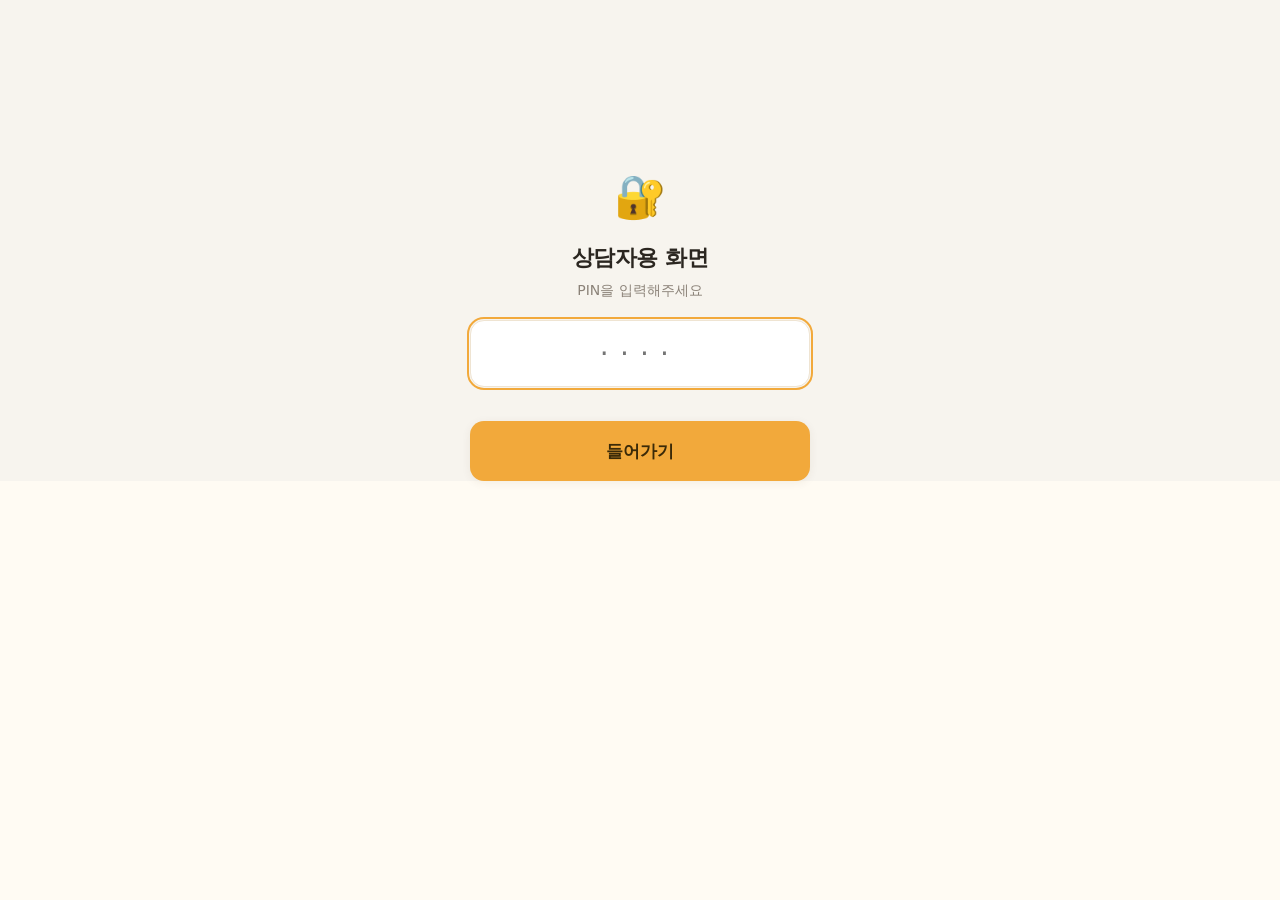
<file: staff.html>
<!DOCTYPE html>
<html lang="ko">
<head>
<meta charset="utf-8">
<meta name="viewport" content="width=device-width, initial-scale=1, viewport-fit=cover">
<meta name="theme-color" content="#F7F4EE">
<meta name="robots" content="noindex">
<title>상담자용 · 빛나는 나 발견하기</title>
<link rel="icon" href="data:image/svg+xml,%3Csvg xmlns='http://www.w3.org/2000/svg' viewBox='0 0 100 100'%3E%3Ctext y='.9em' font-size='90'%3E📋%3C/text%3E%3C/svg%3E">
<link rel="stylesheet" href="assets/app.css">
</head>
<body class="staff-body">

<!-- PIN 게이트 -->
<section id="pin-gate" class="pin-wrap">
  <div style="font-size:42px">🔐</div>
  <h1 style="font-size:22px;margin-top:12px">상담자용 화면</h1>
  <p class="muted" style="margin-top:6px">PIN을 입력해주세요</p>
  <input id="pin-input" class="pin-input" type="password" inputmode="numeric"
         autocomplete="off" maxlength="8" placeholder="····">
  <p id="pin-error" class="muted" style="color:#C0442C;min-height:1.4em;margin-top:8px"></p>
  <button class="btn" id="pin-submit" style="margin-top:6px">들어가기</button>
</section>

<!-- 본 화면 -->
<div id="staff-shell" class="staff-shell">

  <header class="staff-bar">
    <h1>✨ 빛나는 나 발견하기</h1>
    <span id="mode-pill" class="pill">연결 확인 중</span>
    <span class="spacer"></span>
    <label class="muted" for="date-pick">부스 날짜</label>
    <input type="date" id="date-pick">
    <span class="muted" id="count-label">0명</span>
  </header>

  <main class="staff-main">
    <aside class="staff-list" id="person-list"></aside>

    <section class="staff-detail">
      <div class="tabs">
        <button data-pane="pane-person" class="on">참여자 결과</button>
        <button data-pane="pane-stats">오늘 집계</button>
      </div>

      <div id="pane-person" class="pane active">
        <div class="use-note">
          강점 해석은 <b>VIA 분류 체계</b>를 근거로 하고, 점수는 <b>학생이 고른 응답</b>에서만 나옵니다.
          다만 이 검사는 VIA-IS 원척도가 아니라 부스용으로 새로 만든 24문항이라
          <b>규준(norm)이 없습니다.</b> 점수를 또래와 비교하거나 백분위로 읽지 마시고,
          <b>6개 중 순위</b>와 응답 내용으로만 다뤄 주세요. 낮게 나온 강점은 약점이 아닙니다.
        </div>
        <div class="placeholder" id="person-placeholder">
          <div style="font-size:36px">👈</div>
          <p>왼쪽에서 참여자 번호를 선택하세요</p>
          <p class="muted">참여자가 폰 화면에 보여주는 4자리 번호와 같습니다</p>
        </div>
        <div id="person-detail"></div>
      </div>

      <div id="pane-stats" class="pane">
        <div class="stat-row" id="stat-row"></div>
        <h3 style="font-size:17px;margin-bottom:12px">오늘 가장 많이 나온 강점</h3>
        <div class="tally" id="tally"></div>
        <h3 style="font-size:17px;margin:26px 0 12px">영역별 참여</h3>
        <div class="tally" id="area-tally"></div>
      </div>

      <p class="sources">
        해석 근거 · VIA Institute on Character의 24개 성격강점 분류와 6덕목 체계
        (Peterson &amp; Seligman, 2004), 강점의 과잉·과소·최적 사용은 Niemiec(2019)
        <i>Finding the golden mean</i>, 함께 나타나는 강점은 McGrath(2013)의
        VIA 데이터베이스 45.8만 명 상관 분석을 참고해 청소년 부스 맥락으로 새로 작성했습니다.
      </p>
    </section>
  </main>
</div>

<script type="module" src="assets/staff.js"></script>
</body>
</html>
</file>
<file: assets/app.css>
/* 빛나는 나 발견하기 — 공통 스타일
   부스 환경(폰 세로 / 태블릿 가로)을 전제로 한 모바일 우선 설계 */

:root {
  --bg: #FFFBF3;
  --card: #FFFFFF;
  --ink: #2B2620;
  --ink-soft: #5C5349;
  --muted: #8B8278;
  --line: #EFE4D2;
  --accent: #F2A93B;
  --accent-deep: #D4831A;
  --accent-soft: #FFF3DE;
  --good: #3F9E6B;
  --shadow: 0 2px 10px rgba(80, 60, 20, .07);
  --shadow-lg: 0 8px 28px rgba(80, 60, 20, .12);
  --radius: 18px;
  color-scheme: light;
}

* { box-sizing: border-box; }

html, body {
  margin: 0;
  padding: 0;
  background: var(--bg);
  color: var(--ink);
  font-family: Pretendard, -apple-system, BlinkMacSystemFont, "Apple SD Gothic Neo",
               "Malgun Gothic", "Segoe UI", system-ui, sans-serif;
  line-height: 1.65;
  -webkit-text-size-adjust: 100%;
  -webkit-tap-highlight-color: transparent;
}

body { overflow-x: hidden; }

h1, h2, h3 { line-height: 1.35; margin: 0; letter-spacing: -.02em; }
p { margin: 0; }

button { font: inherit; color: inherit; cursor: pointer; }

/* ── 레이아웃 ─────────────────────────────────────── */

.wrap {
  max-width: 560px;
  margin: 0 auto;
  padding: 24px 20px 48px;
  min-height: 100dvh;
  display: flex;
  flex-direction: column;
}

.screen { display: none; animation: rise .28s ease both; }
.screen.active { display: block; }

@keyframes rise {
  from { opacity: 0; transform: translateY(8px); }
  to   { opacity: 1; transform: none; }
}

@media (prefers-reduced-motion: reduce) {
  .screen { animation: none; }
}

/* ── 공통 요소 ────────────────────────────────────── */

.card {
  background: var(--card);
  border: 1px solid var(--line);
  border-radius: var(--radius);
  box-shadow: var(--shadow);
  padding: 20px;
}

.btn {
  display: block;
  width: 100%;
  padding: 16px 20px;
  border: none;
  border-radius: 14px;
  background: var(--accent);
  color: #3B2A08;
  font-size: 17px;
  font-weight: 700;
  box-shadow: var(--shadow);
  transition: transform .12s ease, background .12s ease;
}
.btn:active { transform: scale(.98); background: var(--accent-deep); }

.btn.ghost {
  background: transparent;
  border: 1.5px solid var(--line);
  color: var(--ink-soft);
  font-weight: 600;
  box-shadow: none;
}
.btn.ghost:active { background: var(--accent-soft); }

.btn-row { display: grid; gap: 10px; margin-top: 22px; }

.muted { color: var(--muted); font-size: 14px; }
.center { text-align: center; }

.notice {
  background: var(--accent-soft);
  border: 1px solid #F3DFB6;
  border-radius: 12px;
  padding: 12px 14px;
  font-size: 14px;
  color: var(--ink-soft);
}
.notice.warn { background: #FFF0EC; border-color: #F6D2C6; }

/* ── 시작 화면 ────────────────────────────────────── */

.hero { text-align: center; padding: 40px 0 8px; }
.hero .spark { font-size: 52px; line-height: 1; }
.hero h1 {
  font-size: 30px;
  margin: 14px 0 10px;
  font-weight: 800;
}
.hero .sub { color: var(--ink-soft); font-size: 16px; }

.facts {
  list-style: none;
  padding: 0;
  margin: 26px 0 0;
  display: grid;
  gap: 10px;
}
.facts li {
  display: flex;
  gap: 10px;
  align-items: flex-start;
  font-size: 15px;
  color: var(--ink-soft);
}
.facts li span:first-child { flex: none; }

/* ── 영역 선택 ────────────────────────────────────── */

.area-list { display: grid; gap: 12px; margin-top: 20px; }

.area-card {
  display: flex;
  gap: 14px;
  align-items: center;
  width: 100%;
  text-align: left;
  padding: 18px;
  background: var(--card);
  border: 1.5px solid var(--line);
  border-radius: var(--radius);
  box-shadow: var(--shadow);
  transition: transform .12s ease, border-color .12s ease;
}
.area-card:active { transform: scale(.985); border-color: var(--accent); }
.area-card .emoji { font-size: 30px; flex: none; }
.area-card .t { font-size: 17px; font-weight: 700; }
.area-card .d { font-size: 13.5px; color: var(--muted); margin-top: 2px; }

/* ── 검사 화면 ────────────────────────────────────── */

.quiz-top {
  position: sticky;
  top: 0;
  background: var(--bg);
  padding: 8px 0 14px;
  z-index: 5;
}
.progress-meta {
  display: flex;
  justify-content: space-between;
  align-items: baseline;
  font-size: 13px;
  color: var(--muted);
  margin-bottom: 8px;
}
.progress-meta b { color: var(--accent-deep); font-size: 15px; }

.bar { height: 7px; background: #F0E7D8; border-radius: 99px; overflow: hidden; }
.bar > i {
  display: block;
  height: 100%;
  width: 0;
  background: linear-gradient(90deg, var(--accent), var(--accent-deep));
  border-radius: 99px;
  transition: width .3s ease;
}

.question {
  font-size: 22px;
  font-weight: 700;
  line-height: 1.45;
  margin: 34px 0 28px;
  min-height: 3.2em;
}

.scale { display: grid; gap: 9px; }
.scale button {
  display: flex;
  align-items: center;
  gap: 12px;
  width: 100%;
  text-align: left;
  padding: 15px 18px;
  background: var(--card);
  border: 1.5px solid var(--line);
  border-radius: 14px;
  font-size: 16px;
  font-weight: 600;
  transition: transform .1s ease, border-color .1s ease, background .1s ease;
}
.scale button:active { transform: scale(.985); }
.scale button.picked { border-color: var(--accent); background: var(--accent-soft); }
.scale .dot {
  flex: none;
  width: 22px; height: 22px;
  border-radius: 50%;
  border: 2px solid var(--line);
}
.scale button.picked .dot { border-color: var(--accent-deep); background: var(--accent); }

.quiz-nav { margin-top: 22px; display: flex; justify-content: space-between; }
.quiz-nav button {
  background: none;
  border: none;
  padding: 10px 4px;
  color: var(--muted);
  font-size: 15px;
  font-weight: 600;
}
.quiz-nav button[disabled] { opacity: .35; cursor: default; }

/* ── 결과 화면 ────────────────────────────────────── */

.result-head { text-align: center; padding: 12px 0 4px; }
.result-head .kicker { color: var(--accent-deep); font-weight: 700; font-size: 14px; }
.result-head h2 { font-size: 26px; margin: 8px 0 6px; }

.top-card {
  position: relative;
  background: var(--card);
  border: 1.5px solid var(--line);
  border-radius: var(--radius);
  box-shadow: var(--shadow);
  padding: 22px 20px;
  margin-top: 14px;
}
.top-card.rank1 { border-color: var(--accent); box-shadow: var(--shadow-lg); }

.rank-badge {
  display: inline-block;
  font-size: 12px;
  font-weight: 800;
  letter-spacing: .04em;
  color: var(--accent-deep);
  background: var(--accent-soft);
  border-radius: 99px;
  padding: 3px 11px;
  margin-bottom: 10px;
}
.top-card .name { font-size: 23px; font-weight: 800; display: flex; gap: 9px; align-items: center; }
.top-card .via { font-size: 12.5px; color: var(--muted); margin-top: 4px; }
.top-card .desc { margin-top: 12px; font-size: 15.5px; color: var(--ink-soft); }
.top-card .action {
  margin-top: 14px;
  padding: 12px 14px;
  background: var(--accent-soft);
  border-radius: 12px;
  font-size: 14.5px;
}
.top-card .action b { color: var(--accent-deep); }

.code-box {
  margin-top: 26px;
  text-align: center;
  padding: 20px;
  background: var(--card);
  border: 2px dashed var(--accent);
  border-radius: var(--radius);
}
.code-box .label { font-size: 14px; color: var(--ink-soft); }
.code-box .code {
  font-size: 44px;
  font-weight: 800;
  letter-spacing: .16em;
  color: var(--accent-deep);
  margin: 6px 0 2px;
  font-variant-numeric: tabular-nums;
}

/* 결과 화면 — 유형 해석 / 잘 맞는 유형 */
details.deep {
  margin-top: 14px;
  background: var(--card);
  border: 1.5px solid var(--line);
  border-radius: var(--radius);
  box-shadow: var(--shadow);
  overflow: hidden;
}
details.deep > summary {
  cursor: pointer;
  list-style: none;
  padding: 16px 20px;
  font-size: 16px;
  font-weight: 700;
  color: var(--ink);
}
details.deep > summary::-webkit-details-marker { display: none; }
details.deep > summary::after { content: ' ▾'; color: var(--accent-deep); }
details.deep[open] > summary::after { content: ' ▴'; }
.deep-body { padding: 0 20px 20px; }

.type-name {
  font-size: 21px;
  font-weight: 800;
  color: var(--accent-deep);
  margin-bottom: 12px;
}
ul.type-traits { list-style: none; margin: 0; padding: 0; }
ul.type-traits li {
  position: relative;
  padding: 10px 0 10px 18px;
  font-size: 15px;
  line-height: 1.65;
  color: var(--ink);
  border-top: 1px solid var(--line);
}
ul.type-traits li:first-child { border-top: none; }
ul.type-traits li::before {
  content: '';
  position: absolute;
  left: 2px; top: 1.25em;
  width: 6px; height: 6px;
  border-radius: 50%;
  background: var(--accent);
}
ul.type-traits li:last-child { color: var(--ink-soft); font-size: 14px; }
ul.type-traits li:last-child::before { background: var(--line); }

.deep-h {
  margin-top: 18px;
  font-size: 12px;
  font-weight: 800;
  letter-spacing: .03em;
  color: var(--muted);
}
ul.type-adds { list-style: none; margin: 8px 0 0; padding: 0; }
ul.type-adds li {
  font-size: 14.5px;
  color: var(--ink-soft);
  line-height: 1.6;
  padding: 5px 0;
}

.ma-intro {
  font-size: 13.5px;
  color: var(--muted);
  line-height: 1.6;
  padding-bottom: 12px;
}

.match-card {
  padding: 14px 0;
  border-top: 1px solid var(--line);
}
.match-card:first-child { border-top: none; padding-top: 4px; }
.ma-label { font-size: 12px; font-weight: 800; color: var(--muted); letter-spacing: .03em; }
.ma-name { font-size: 20px; font-weight: 800; margin-top: 4px; }
.ma-area {
  font-size: 11.5px;
  font-weight: 600;
  color: var(--muted);
  background: var(--bg);
  border: 1px solid var(--line);
  border-radius: 99px;
  padding: 2px 9px;
  vertical-align: middle;
}
.ma-why { font-size: 14.5px; color: var(--ink-soft); margin-top: 7px; line-height: 1.6; }
.ma-note { font-size: 12px; color: var(--muted); margin-top: 6px; line-height: 1.55; }

details.rest { margin-top: 22px; }
details.rest > summary {
  cursor: pointer;
  font-size: 14.5px;
  color: var(--muted);
  padding: 10px 0;
  list-style: none;
}
details.rest > summary::-webkit-details-marker { display: none; }

.rest-row {
  display: flex;
  justify-content: space-between;
  align-items: center;
  gap: 12px;
  padding: 11px 0;
  border-top: 1px solid var(--line);
  font-size: 15px;
}
.rest-row .sc { color: var(--muted); font-size: 13.5px; font-variant-numeric: tabular-nums; }

/* ── 상담자용 ─────────────────────────────────────── */

.staff-body { background: #F7F4EE; }

.pin-wrap {
  max-width: 380px;
  margin: 0 auto;
  padding: 18vh 20px 0;
  text-align: center;
}
.pin-input {
  width: 100%;
  margin-top: 18px;
  padding: 16px;
  font-size: 28px;
  text-align: center;
  letter-spacing: .4em;
  border: 1.5px solid var(--line);
  border-radius: 14px;
  background: var(--card);
  font-family: inherit;
}
.pin-input:focus { outline: 2px solid var(--accent); outline-offset: 1px; }

.staff-shell { display: none; height: 100dvh; flex-direction: column; }
.staff-shell.active { display: flex; }

.staff-bar {
  display: flex;
  align-items: center;
  gap: 14px;
  flex-wrap: wrap;
  padding: 12px 18px;
  background: var(--card);
  border-bottom: 1px solid var(--line);
}
.staff-bar h1 { font-size: 17px; font-weight: 800; }
.staff-bar .spacer { flex: 1; }
.staff-bar input[type=date] {
  font: inherit;
  padding: 7px 10px;
  border: 1px solid var(--line);
  border-radius: 10px;
  background: var(--bg);
}
.pill {
  font-size: 12.5px;
  font-weight: 700;
  padding: 4px 11px;
  border-radius: 99px;
  background: #EAF6EF;
  color: var(--good);
}
.pill.off { background: #FDF0E7; color: #B4661F; }

.staff-main {
  flex: 1;
  display: grid;
  grid-template-columns: 300px 1fr;
  min-height: 0;
}

.staff-list {
  border-right: 1px solid var(--line);
  overflow-y: auto;
  background: var(--card);
  padding: 10px;
}
.staff-list .empty { padding: 40px 16px; text-align: center; color: var(--muted); font-size: 14px; }

.person {
  width: 100%;
  text-align: left;
  display: flex;
  align-items: center;
  gap: 11px;
  padding: 12px 13px;
  border: 1.5px solid transparent;
  border-radius: 12px;
  background: none;
  margin-bottom: 4px;
}
.person:hover { background: var(--bg); }
.person.on { background: var(--accent-soft); border-color: var(--accent); }
.person .pcode {
  font-size: 19px;
  font-weight: 800;
  font-variant-numeric: tabular-nums;
  color: var(--accent-deep);
  flex: none;
}
.person .pmeta { font-size: 12.5px; color: var(--muted); line-height: 1.4; }

.staff-detail { overflow-y: auto; padding: 22px 26px 40px; }
.staff-detail .placeholder {
  height: 100%;
  display: flex;
  flex-direction: column;
  align-items: center;
  justify-content: center;
  color: var(--muted);
  text-align: center;
  gap: 8px;
}

.tabs { display: flex; gap: 6px; margin-bottom: 18px; }
.tabs button {
  padding: 9px 18px;
  border: 1.5px solid var(--line);
  border-radius: 99px;
  background: var(--card);
  font-size: 14.5px;
  font-weight: 700;
  color: var(--muted);
}
.tabs button.on { background: var(--accent); border-color: var(--accent); color: #3B2A08; }

.pane { display: none; }
.pane.active { display: block; }

.guide-card {
  background: var(--card);
  border: 1px solid var(--line);
  border-radius: var(--radius);
  padding: 18px 20px;
  margin-bottom: 14px;
}
.guide-card h3 { font-size: 19px; display: flex; gap: 8px; align-items: center; }
.guide-card .sc-line { font-size: 13px; color: var(--muted); margin-top: 3px; }
.guide-card .desc { margin-top: 10px; font-size: 15px; color: var(--ink-soft); }
.guide-card ul { margin: 12px 0 0; padding-left: 19px; }
.guide-card li { font-size: 14.5px; color: var(--ink-soft); margin-bottom: 7px; }
.guide-card .tag {
  display: inline-block;
  font-size: 11.5px;
  font-weight: 800;
  color: var(--accent-deep);
  background: var(--accent-soft);
  padding: 3px 9px;
  border-radius: 99px;
  margin-bottom: 9px;
}

/* 상담자 화면 — 사용 원칙 안내 */
.use-note {
  background: #FFF9EC;
  border: 1px solid #F3DFB6;
  border-radius: 12px;
  padding: 12px 15px;
  font-size: 13.5px;
  line-height: 1.6;
  color: var(--ink-soft);
  margin-bottom: 18px;
}

/* 응답 분포에서 읽히는 것 */
.pattern {
  background: var(--card);
  border: 1px solid var(--line);
  border-left: 4px solid var(--accent);
  border-radius: 12px;
  padding: 14px 18px;
  margin-bottom: 18px;
}
.pattern-h {
  font-size: 12.5px;
  font-weight: 800;
  color: var(--accent-deep);
  letter-spacing: .02em;
  margin-bottom: 8px;
}
.pattern ul { margin: 0; padding-left: 18px; }
.pattern li { font-size: 14px; color: var(--ink-soft); margin-bottom: 6px; }
.pattern li:last-child { margin-bottom: 0; }

/* 문항별 응답 + 후속 질문 */
ul.answers { list-style: none; margin: 14px 0 0; padding: 0; }
ul.answers .ans {
  display: grid;
  grid-template-columns: 88px 1fr;
  gap: 4px 12px;
  align-items: baseline;
  padding: 9px 0;
  border-top: 1px solid var(--line);
  font-size: 14.5px;
}
ul.answers .ans .v {
  font-size: 12px;
  font-weight: 700;
  text-align: center;
  color: var(--muted);
  background: #F3EFE7;
  border-radius: 99px;
  padding: 3px 0;
}
ul.answers .ans.high .v { background: var(--accent-soft); color: var(--accent-deep); }
ul.answers .ans.low .v { background: #F1F3F5; color: #9AA0A6; }
ul.answers .ans .q { color: var(--ink); }
ul.answers .ans.low .q { color: var(--muted); }

/* 유형 특징 — 화면에서 가장 먼저 읽히는 부분 */
.guide-card.main { border-color: var(--accent); box-shadow: var(--shadow); }
.guide-card.main .tag { background: var(--accent); color: #3B2A08; }
.guide-card.main h3 { font-size: 22px; }

.traits { margin-top: 16px; }
.traits ul { margin: 0; padding: 0; list-style: none; }
.traits li {
  position: relative;
  padding: 9px 0 9px 20px;
  font-size: 15.5px;
  line-height: 1.7;
  color: var(--ink);
  border-top: 1px solid var(--line);
}
.traits li:first-child { border-top: none; padding-top: 4px; }
.traits li::before {
  content: '';
  position: absolute;
  left: 4px; top: 1.05em;
  width: 6px; height: 6px;
  border-radius: 50%;
  background: var(--accent);
}
.traits li:first-child::before { top: .75em; }
/* 마지막 특징은 "~와 다릅니다" 형태의 구분점이라 톤을 낮춘다 */
.traits li:last-child { color: var(--ink-soft); font-size: 14.5px; }
.traits li:last-child::before { background: var(--line); }

/* 2·3위가 주 유형에 더하는 결 */
ul.others { margin: 0; padding: 0; list-style: none; }
ul.others li {
  display: grid;
  grid-template-columns: auto auto 1fr;
  gap: 4px 10px;
  align-items: baseline;
  padding: 10px 0;
  border-top: 1px solid var(--line);
  font-size: 14.5px;
}
ul.others li:first-child { border-top: none; }
ul.others .on-name { font-weight: 700; }
ul.others .on-sc { font-size: 12.5px; color: var(--muted); font-variant-numeric: tabular-nums; }
ul.others .on-add { grid-column: 1 / -1; color: var(--ink-soft); }

/* 궁합 — 근거가 약한 내용이라 점수 해석과 시각적으로 구분한다 */
ul.others.match .on-sc { color: var(--accent-deep); font-weight: 700; }
.match-note {
  margin-top: 10px;
  font-size: 12px;
  color: var(--muted);
  line-height: 1.55;
}

/* 학생 폰에 뜬 문구를 상담자도 같이 본다 */
.phone-echo {
  border-left: 3px solid var(--line);
  padding-left: 14px;
}
.phone-echo p { font-size: 14.5px; color: var(--ink-soft); line-height: 1.7; }
.phone-echo .echo-action { margin-top: 8px; }
.phone-echo .echo-action b { color: var(--accent-deep); }

/* 배경 자료는 접어둔다 */
details.bg { margin-top: 18px; border-top: 1px solid var(--line); padding-top: 4px; }
details.bg > summary {
  cursor: pointer;
  list-style: none;
  padding: 10px 0;
  font-size: 13px;
  font-weight: 700;
  color: var(--muted);
}
details.bg > summary::-webkit-details-marker { display: none; }
details.bg > summary::before { content: '▸ '; }
details.bg[open] > summary::before { content: '▾ '; }

/* 강점 해석 블록 */
.interp { margin-top: 16px; }
.interp > p { font-size: 14.5px; color: var(--ink-soft); line-height: 1.65; }
.interp.two {
  display: grid;
  grid-template-columns: 1fr 1fr;
  gap: 16px;
}
.interp .ih {
  font-size: 11.5px;
  font-weight: 800;
  letter-spacing: .03em;
  color: var(--muted);
  margin-bottom: 5px;
}
.interp .ih.ok { color: var(--good); }
.interp .ih.warn { color: #B4661F; }
.interp .ih.ok + p { padding-left: 10px; border-left: 3px solid #DCEEE4; }
.interp .ih.warn + p { padding-left: 10px; border-left: 3px solid #F6DFC8; }
.interp b { color: var(--ink); font-weight: 700; }

.inner-note {
  margin-top: 10px;
  padding: 10px 12px;
  background: #F7F4EE;
  border-radius: 10px;
  font-size: 13.5px;
  color: var(--ink-soft);
  line-height: 1.6;
}

.pairs { display: flex; flex-wrap: wrap; gap: 7px; }
.pairs .pair {
  font-size: 13px;
  padding: 5px 11px;
  border: 1px solid var(--line);
  border-radius: 99px;
  color: var(--ink-soft);
  background: var(--bg);
}
.pairs .pair em { font-style: normal; color: var(--muted); font-size: 11.5px; }
.pairs .pair.on {
  border-color: var(--accent);
  background: var(--accent-soft);
  color: var(--accent-deep);
  font-weight: 700;
}

.sources {
  margin-top: 28px;
  padding-top: 14px;
  border-top: 1px solid var(--line);
  font-size: 12px;
  line-height: 1.7;
  color: var(--muted);
}

@media (max-width: 980px) {
  .interp.two { grid-template-columns: 1fr; gap: 12px; }
}

.stat-row { display: flex; gap: 12px; flex-wrap: wrap; margin-bottom: 20px; }
.stat {
  flex: 1 1 150px;
  background: var(--card);
  border: 1px solid var(--line);
  border-radius: 14px;
  padding: 15px 17px;
}
.stat .n { font-size: 30px; font-weight: 800; color: var(--accent-deep); line-height: 1.2; }
.stat .l { font-size: 13px; color: var(--muted); }

.tally { display: grid; gap: 9px; }
.tally-row { display: grid; grid-template-columns: 140px 1fr 34px; gap: 10px; align-items: center; font-size: 14px; }
.tally-row .tbar { height: 20px; background: #EFE7D9; border-radius: 6px; overflow: hidden; }
.tally-row .tbar > i {
  display: block; height: 100%;
  background: linear-gradient(90deg, var(--accent), var(--accent-deep));
  border-radius: 6px;
}
.tally-row .tn { text-align: right; color: var(--muted); font-variant-numeric: tabular-nums; }

@media (max-width: 780px) {
  .staff-main { grid-template-columns: 1fr; grid-template-rows: 34vh 1fr; }
  .staff-list { border-right: none; border-bottom: 1px solid var(--line); }
  .staff-detail { padding: 18px; }
}
</file>
